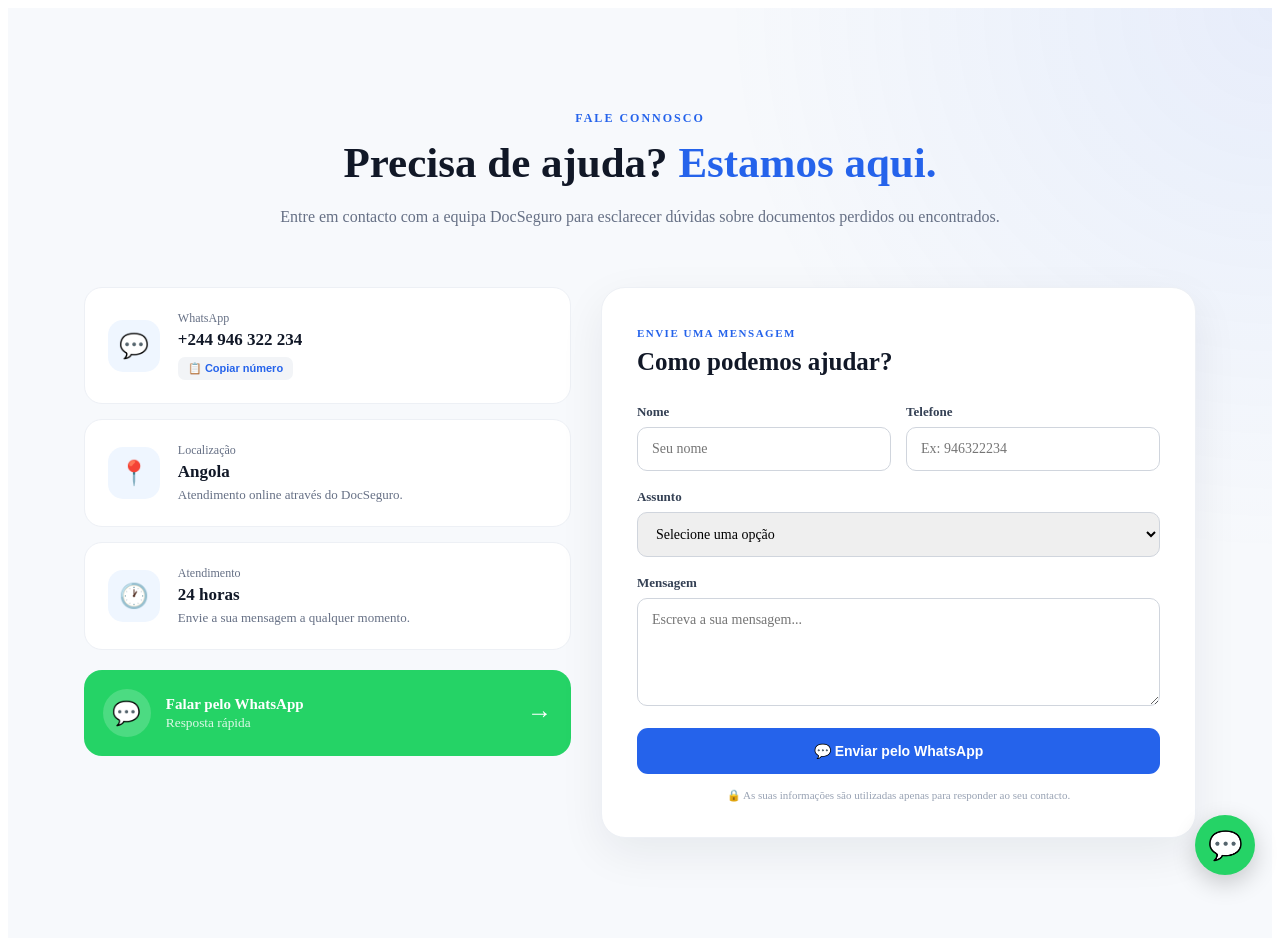
<file: recuperar.html>
<!DOCTYPE html>
<html lang="en">
<head>
    <meta charset="UTF-8">
    <meta name="viewport" content="width=device-width, initial-scale=1.0">
    <title>Document</title>
</head>
<body>
  <!-- =========================
     CONTACTO
========================= -->
<section id="contacto" class="contacto-section">

    <div class="contacto-container">

        <div class="contacto-header">
            <span class="contacto-tag">FALE CONNOSCO</span>

            <h2>
                Precisa de ajuda?
                <span>Estamos aqui.</span>
            </h2>

            <p>
                Entre em contacto com a equipa DocSeguro para esclarecer
                dúvidas sobre documentos perdidos ou encontrados.
            </p>
        </div>


        <div class="contacto-grid">

            <!-- INFORMAÇÕES -->
            <div class="contacto-info">

                <div class="contacto-card">
                    <div class="contacto-icon">💬</div>

                    <div>
                        <span>WhatsApp</span>
                        <h3>+244 946 322 234</h3>

                        <button
                            class="btn-copiar"
                            onclick="copiarNumero()"
                        >
                            📋 Copiar número
                        </button>
                    </div>
                </div>


                <div class="contacto-card">
                    <div class="contacto-icon">📍</div>

                    <div>
                        <span>Localização</span>
                        <h3>Angola</h3>
                        <p>Atendimento online através do DocSeguro.</p>
                    </div>
                </div>


                <div class="contacto-card">
                    <div class="contacto-icon">🕐</div>

                    <div>
                        <span>Atendimento</span>
                        <h3>24 horas</h3>
                        <p>Envie a sua mensagem a qualquer momento.</p>
                    </div>
                </div>


                <!-- WHATSAPP -->
                <a
                    href="https://wa.me/244946322234?text=Olá%20DocSeguro!%20Preciso%20de%20ajuda%20com%20um%20documento."
                    target="_blank"
                    rel="noopener noreferrer"
                    class="btn-contacto-whatsapp"
                >
                    <span>💬</span>

                    <div>
                        <strong>Falar pelo WhatsApp</strong>
                        <small>Resposta rápida</small>
                    </div>

                    <b>→</b>
                </a>

            </div>


            <!-- FORMULÁRIO -->
            <div class="contacto-form-box">

                <div class="form-title">
                    <span>ENVIE UMA MENSAGEM</span>

                    <h3>Como podemos ajudar?</h3>
                </div>

                <form id="formContacto">

                    <div class="form-row">

                        <div class="form-group">
                            <label>Nome</label>

                            <input
                                type="text"
                                id="nomeContacto"
                                placeholder="Seu nome"
                                required
                            >
                        </div>

                        <div class="form-group">
                            <label>Telefone</label>

                            <input
                                type="tel"
                                id="telefoneContacto"
                                placeholder="Ex: 946322234"
                                required
                            >
                        </div>

                    </div>


                    <div class="form-group">
                        <label>Assunto</label>

                        <select id="assuntoContacto" required>

                            <option value="">
                                Selecione uma opção
                            </option>

                            <option value="documento perdido">
                                Perdi um documento
                            </option>

                            <option value="documento encontrado">
                                Encontrei um documento
                            </option>

                            <option value="publicar documento">
                                Quero publicar um documento
                            </option>

                            <option value="outro">
                                Outro assunto
                            </option>

                        </select>
                    </div>


                    <div class="form-group">
                        <label>Mensagem</label>

                        <textarea
                            id="mensagemContacto"
                            rows="5"
                            placeholder="Escreva a sua mensagem..."
                            required
                        ></textarea>
                    </div>


                    <button
                        type="submit"
                        class="btn-enviar"
                    >
                        <span>💬</span>
                        Enviar pelo WhatsApp
                    </button>

                    <p class="seguranca-contacto">
                        🔒 As suas informações são utilizadas apenas
                        para responder ao seu contacto.
                    </p>

                </form>

            </div>

        </div>

    </div>

</section>


<!-- =========================
     BOTÃO WHATSAPP FLUTUANTE
========================= -->

<a
    href="https://wa.me/244946322234?text=Olá%20DocSeguro!%20Gostaria%20de%20obter%20informações."
    target="_blank"
    rel="noopener noreferrer"
    class="whatsapp-flutuante"
    aria-label="Contactar pelo WhatsApp"
>
    <span>💬</span>

    <div class="whatsapp-tooltip">
        Fale connosco
    </div>
</a>


<!-- NOTIFICAÇÃO -->
<div id="notificacaoContacto" class="notificacao-contacto">
    <span>✓</span>
    Número copiado!
</div>  
</body>
<style>
    /* =========================
   CONTACTO
========================= */

.contacto-section {
    padding: 100px 6%;
    background:
        radial-gradient(
            circle at top right,
            rgba(37, 99, 235, .08),
            transparent 35%
        ),
        #f7f9fc;
}

.contacto-container {
    max-width: 1200px;
    margin: auto;
}

.contacto-header {
    text-align: center;
    max-width: 750px;
    margin: 0 auto 55px;
}

.contacto-tag {
    color: #2563eb;
    font-size: 12px;
    font-weight: 800;
    letter-spacing: 2px;
}

.contacto-header h2 {
    margin: 12px 0 15px;
    font-size: 43px;
    line-height: 1.15;
    color: #111827;
}

.contacto-header h2 span {
    color: #2563eb;
}

.contacto-header p {
    color: #667085;
    line-height: 1.8;
}


/* =========================
   GRID
========================= */

.contacto-grid {
    display: grid;
    grid-template-columns: .9fr 1.1fr;
    gap: 30px;
    align-items: stretch;
}


/* =========================
   CARDS
========================= */

.contacto-info {
    display: flex;
    flex-direction: column;
    gap: 15px;
}

.contacto-card {
    display: flex;
    align-items: center;
    gap: 18px;
    padding: 23px;
    background: white;
    border: 1px solid #edf0f5;
    border-radius: 18px;
    transition: .3s;
}

.contacto-card:hover {
    transform: translateX(5px);
    box-shadow: 0 12px 30px rgba(16,24,40,.07);
}

.contacto-icon {
    width: 52px;
    height: 52px;
    flex-shrink: 0;

    display: flex;
    align-items: center;
    justify-content: center;

    border-radius: 15px;
    background: #eff6ff;
    font-size: 24px;
}

.contacto-card span {
    display: block;
    font-size: 12px;
    color: #667085;
    margin-bottom: 4px;
}

.contacto-card h3 {
    margin: 0;
    color: #111827;
    font-size: 17px;
}

.contacto-card p {
    margin: 5px 0 0;
    color: #667085;
    font-size: 13px;
}


/* =========================
   COPIAR
========================= */

.btn-copiar {
    margin-top: 7px;
    padding: 5px 10px;

    border: none;
    border-radius: 7px;

    background: #f2f4f7;
    color: #2563eb;

    font-size: 11px;
    font-weight: 700;

    cursor: pointer;
}


/* =========================
   WHATSAPP
========================= */

.btn-contacto-whatsapp {
    display: flex;
    align-items: center;
    gap: 15px;

    margin-top: 5px;
    padding: 19px;

    background: #25d366;
    color: white;

    text-decoration: none;
    border-radius: 18px;

    transition: .3s;
}

.btn-contacto-whatsapp:hover {
    transform: translateY(-4px);
    box-shadow: 0 15px 30px rgba(37,211,102,.25);
}

.btn-contacto-whatsapp > span {
    width: 48px;
    height: 48px;

    display: flex;
    align-items: center;
    justify-content: center;

    background: rgba(255,255,255,.18);
    border-radius: 50%;

    font-size: 23px;
}

.btn-contacto-whatsapp strong {
    display: block;
    font-size: 15px;
}

.btn-contacto-whatsapp small {
    opacity: .85;
}

.btn-contacto-whatsapp b {
    margin-left: auto;
    font-size: 25px;
}


/* =========================
   FORMULÁRIO
========================= */

.contacto-form-box {
    padding: 35px;
    background: white;
    border-radius: 24px;

    border: 1px solid #edf0f5;

    box-shadow: 0 15px 45px rgba(16,24,40,.07);
}

.form-title span {
    color: #2563eb;
    font-size: 11px;
    font-weight: 800;
    letter-spacing: 1.5px;
}

.form-title h3 {
    margin: 7px 0 28px;
    font-size: 25px;
    color: #111827;
}

.form-row {
    display: grid;
    grid-template-columns: 1fr 1fr;
    gap: 15px;
}

.form-group {
    margin-bottom: 18px;
}

.form-group label {
    display: block;
    margin-bottom: 7px;

    color: #344054;
    font-size: 13px;
    font-weight: 700;
}

.form-group input,
.form-group select,
.form-group textarea {
    width: 100%;
    box-sizing: border-box;

    border: 1px solid #d0d5dd;
    border-radius: 10px;

    padding: 13px 14px;

    outline: none;

    font-family: inherit;
    font-size: 14px;

    transition: .2s;
}

.form-group textarea {
    resize: vertical;
}

.form-group input:focus,
.form-group select:focus,
.form-group textarea:focus {
    border-color: #2563eb;

    box-shadow:
        0 0 0 3px rgba(37,99,235,.10);
}


/* =========================
   BOTÃO ENVIAR
========================= */

.btn-enviar {
    width: 100%;

    border: none;
    border-radius: 11px;

    padding: 15px;

    background: #2563eb;
    color: white;

    font-weight: 800;
    font-size: 14px;

    cursor: pointer;

    transition: .3s;
}

.btn-enviar:hover {
    background: #1d4ed8;
    transform: translateY(-2px);
}

.seguranca-contacto {
    text-align: center;
    margin: 15px 0 0;

    color: #98a2b3;
    font-size: 11px;
}


/* =========================
   WHATSAPP FLUTUANTE
========================= */

.whatsapp-flutuante {
    position: fixed;

    right: 25px;
    bottom: 25px;

    width: 60px;
    height: 60px;

    display: flex;
    align-items: center;
    justify-content: center;

    background: #25d366;
    color: white;

    border-radius: 50%;

    text-decoration: none;

    font-size: 28px;

    box-shadow:
        0 8px 25px rgba(0,0,0,.20);

    z-index: 999;

    animation: pulsarWhatsapp 2s infinite;
}

@keyframes pulsarWhatsapp {

    0% {
        box-shadow:
            0 0 0 0 rgba(37,211,102,.5);
    }

    70% {
        box-shadow:
            0 0 0 15px rgba(37,211,102,0);
    }

    100% {
        box-shadow:
            0 0 0 0 rgba(37,211,102,0);
    }

}

.whatsapp-tooltip {
    position: absolute;

    right: 72px;

    background: #111827;
    color: white;

    padding: 8px 13px;

    border-radius: 8px;

    font-size: 12px;
    white-space: nowrap;

    opacity: 0;
    pointer-events: none;

    transform: translateX(5px);
    transition: .3s;
}

.whatsapp-flutuante:hover .whatsapp-tooltip {
    opacity: 1;
    transform: translateX(0);
}


/* =========================
   NOTIFICAÇÃO
========================= */

.notificacao-contacto {
    position: fixed;

    bottom: 30px;
    left: 50%;

    transform: translate(-50%, 100px);

    background: #111827;
    color: white;

    padding: 13px 20px;

    border-radius: 10px;

    display: flex;
    gap: 10px;
    align-items: center;

    font-size: 13px;

    opacity: 0;

    transition: .35s;

    z-index: 10000;
}

.notificacao-contacto.mostrar {
    opacity: 1;
    transform: translate(-50%, 0);
}

.notificacao-contacto span {
    color: #25d366;
    font-weight: bold;
}


/* =========================
   RESPONSIVO
========================= */

@media(max-width: 850px) {

    .contacto-grid {
        grid-template-columns: 1fr;
    }

}

@media(max-width: 600px) {

    .contacto-section {
        padding: 70px 5%;
    }

    .contacto-header h2 {
        font-size: 32px;
    }

    .form-row {
        grid-template-columns: 1fr;
        gap: 0;
    }

    .contacto-form-box {
        padding: 25px;
    }

    .whatsapp-flutuante {
        width: 55px;
        height: 55px;
        right: 18px;
        bottom: 18px;
    }

}
</style>
</html>
</file>
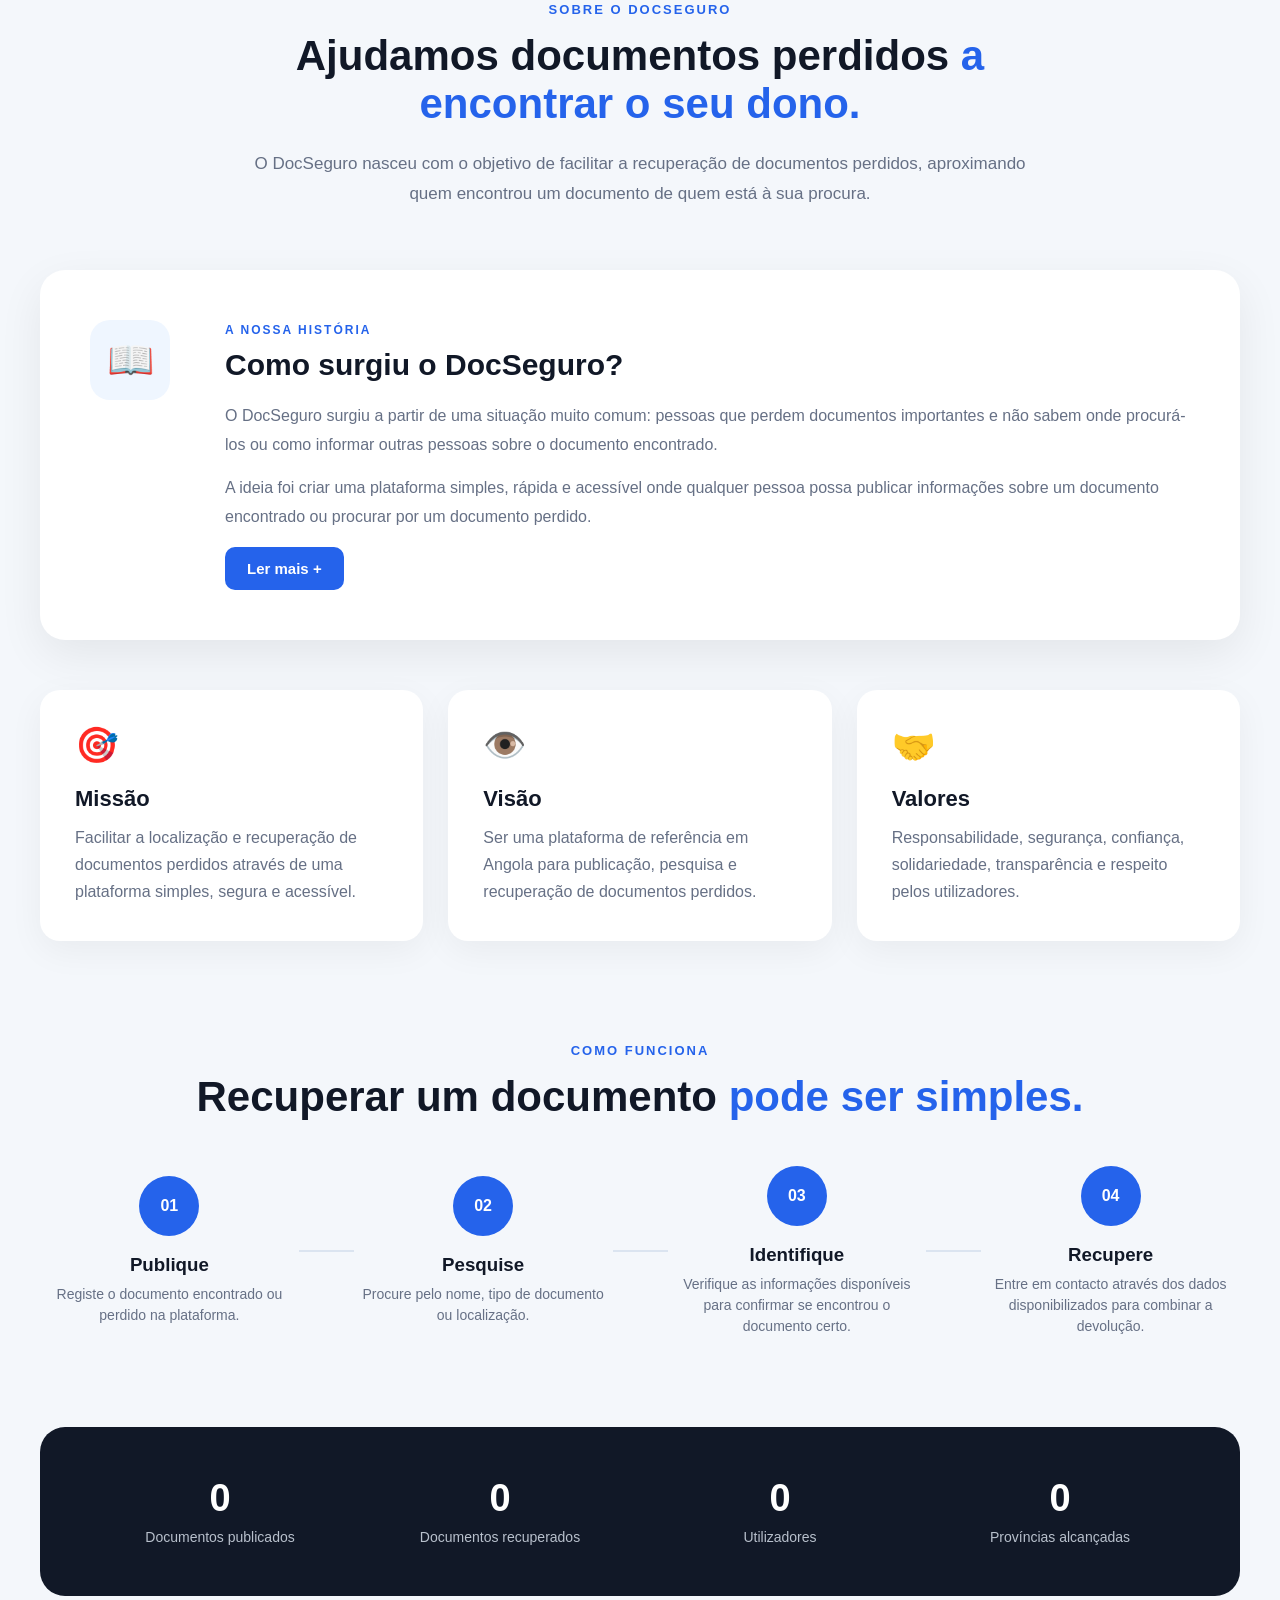
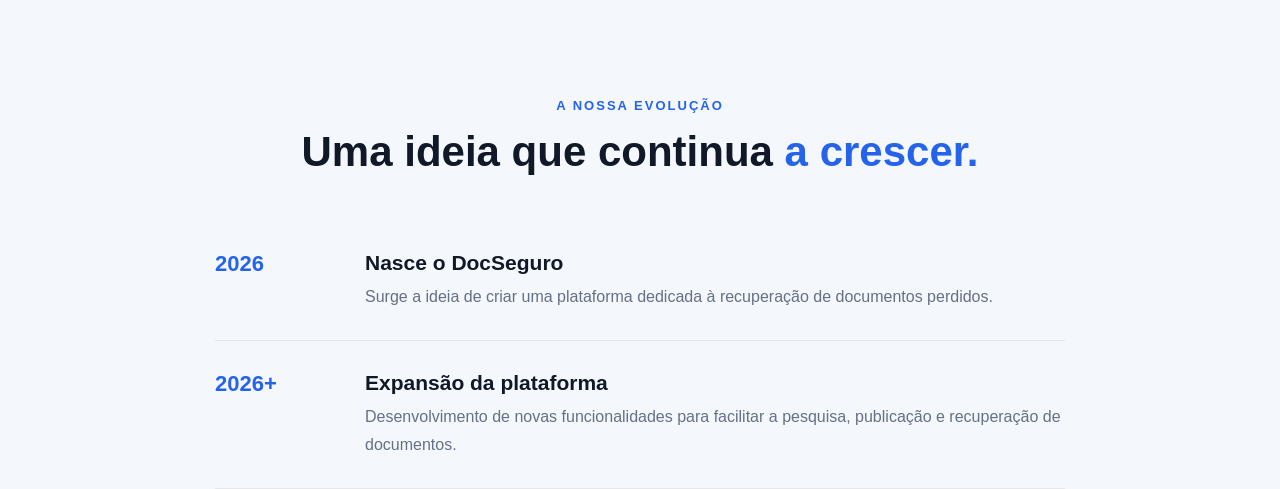
<file: sobre.html>
<!DOCTYPE html>
<html lang="en">
<head>
    <meta charset="UTF-8">
    <meta name="viewport" content="width=device-width, initial-scale=1.0">
    <title>Document</title>
    <link rel="stylesheet" href="index.css">
</head>
<body>
    <div class="sobre-container">

        <!-- Cabeçalho -->
        <div class="sobre-header">
            <span class="sobre-tag">SOBRE O DOCSEGURO</span>

            <h2>
                Ajudamos documentos perdidos
                <span>a encontrar o seu dono.</span>
            </h2>

            <p>
                O DocSeguro nasceu com o objetivo de facilitar a recuperação
                de documentos perdidos, aproximando quem encontrou um documento
                de quem está à sua procura.
            </p>
        </div>

        <!-- História -->
        <div class="historia-box">

            <div class="historia-icon">
                📖
            </div>

            <div class="historia-content">

                <span class="mini-title">A NOSSA HISTÓRIA</span>

                <h3>Como surgiu o DocSeguro?</h3>

                <p>
                    O DocSeguro surgiu a partir de uma situação muito comum:
                    pessoas que perdem documentos importantes e não sabem onde
                    procurá-los ou como informar outras pessoas sobre o documento
                    encontrado.
                </p>

                <p>
                    A ideia foi criar uma plataforma simples, rápida e acessível
                    onde qualquer pessoa possa publicar informações sobre um
                    documento encontrado ou procurar por um documento perdido.
                </p>

                <p id="texto-extra" class="texto-extra">
                    Com o crescimento da plataforma, o objetivo é tornar a
                    recuperação de documentos mais organizada e contribuir para
                    que documentos como Bilhete de Identidade, carta de condução,
                    cartões e outros documentos pessoais possam voltar aos seus
                    proprietários.
                </p>

                <button id="btnHistoria" class="btn-historia">
                    Ler mais <span>+</span>
                </button>

            </div>

        </div>

        <!-- Missão, Visão e Valores -->
        <div class="sobre-cards">

            <div class="sobre-card">
                <div class="card-icon">🎯</div>

                <h3>Missão</h3>

                <p>
                    Facilitar a localização e recuperação de documentos perdidos
                    através de uma plataforma simples, segura e acessível.
                </p>
            </div>

            <div class="sobre-card">
                <div class="card-icon">👁️</div>

                <h3>Visão</h3>

                <p>
                    Ser uma plataforma de referência em Angola para publicação,
                    pesquisa e recuperação de documentos perdidos.
                </p>
            </div>

            <div class="sobre-card">
                <div class="card-icon">🤝</div>

                <h3>Valores</h3>

                <p>
                    Responsabilidade, segurança, confiança, solidariedade,
                    transparência e respeito pelos utilizadores.
                </p>
            </div>

        </div>

        <!-- Como funciona -->
        <div class="como-funciona">

            <div class="section-title">
                <span class="sobre-tag">COMO FUNCIONA</span>

                <h2>
                    Recuperar um documento
                    <span>pode ser simples.</span>
                </h2>
            </div>

            <div class="passos">

                <div class="passo">
                    <div class="numero">01</div>

                    <div>
                        <h3>Publique</h3>
                        <p>
                            Registe o documento encontrado ou perdido
                            na plataforma.
                        </p>
                    </div>
                </div>

                <div class="linha"></div>

                <div class="passo">
                    <div class="numero">02</div>

                    <div>
                        <h3>Pesquise</h3>
                        <p>
                            Procure pelo nome, tipo de documento ou localização.
                        </p>
                    </div>
                </div>

                <div class="linha"></div>

                <div class="passo">
                    <div class="numero">03</div>

                    <div>
                        <h3>Identifique</h3>
                        <p>
                            Verifique as informações disponíveis para confirmar
                            se encontrou o documento certo.
                        </p>
                    </div>
                </div>

                <div class="linha"></div>

                <div class="passo">
                    <div class="numero">04</div>

                    <div>
                        <h3>Recupere</h3>
                        <p>
                            Entre em contacto através dos dados disponibilizados
                            para combinar a devolução.
                        </p>
                    </div>
                </div>

            </div>

        </div>

        <!-- Estatísticas -->
        <div class="estatisticas">

            <div class="estatistica">
                <strong data-target="1250">0</strong>
                <span>Documentos publicados</span>
            </div>

            <div class="estatistica">
                <strong data-target="780">0</strong>
                <span>Documentos recuperados</span>
            </div>

            <div class="estatistica">
                <strong data-target="950">0</strong>
                <span>Utilizadores</span>
            </div>

            <div class="estatistica">
                <strong data-target="18">0</strong>
                <span>Províncias alcançadas</span>
            </div>

        </div>

        <!-- Linha do tempo -->
        <div class="timeline">

            <div class="section-title">
                <span class="sobre-tag">A NOSSA EVOLUÇÃO</span>

                <h2>
                    Uma ideia que continua
                    <span>a crescer.</span>
                </h2>
            </div>

            <div class="timeline-item">
                <div class="timeline-year">2026</div>

                <div class="timeline-content">
                    <h3>Nasce o DocSeguro</h3>

                    <p>
                        Surge a ideia de criar uma plataforma dedicada à
                        recuperação de documentos perdidos.
                    </p>
                </div>
            </div>

            <div class="timeline-item">
                <div class="timeline-year">2026+</div>

                <div class="timeline-content">
                    <h3>Expansão da plataforma</h3>

                    <p>
                        Desenvolvimento de novas funcionalidades para facilitar
                        a pesquisa, publicação e recuperação de documentos.
                    </p>
                </div>
            </div>

        </div>

    </div>

</section>

<style>
    .sobre-section {
    padding: 100px 7%;
    background: #f7f9fc;
    overflow: hidden;
}

.sobre-container {
    max-width: 1200px;
    margin: auto;
}

.sobre-header {
    max-width: 800px;
    margin: 0 auto 60px;
    text-align: center;
}

.sobre-tag {
    display: inline-block;
    font-size: 13px;
    font-weight: 800;
    letter-spacing: 2px;
    color: #2563eb;
    margin-bottom: 15px;
}

.sobre-header h2,
.section-title h2 {
    font-size: 42px;
    line-height: 1.15;
    color: #111827;
    margin-bottom: 20px;
}

.sobre-header h2 span,
.section-title h2 span {
    color: #2563eb;
}

.sobre-header p {
    font-size: 17px;
    line-height: 1.8;
    color: #667085;
}


/* =========================
   HISTÓRIA
========================= */

.historia-box {
    display: grid;
    grid-template-columns: 100px 1fr;
    gap: 35px;
    padding: 50px;
    background: white;
    border-radius: 25px;
    box-shadow: 0 15px 45px rgba(0,0,0,.07);
    margin-bottom: 50px;
}

.historia-icon {
    width: 80px;
    height: 80px;
    border-radius: 20px;
    display: flex;
    align-items: center;
    justify-content: center;
    background: #eff6ff;
    font-size: 38px;
}

.mini-title {
    font-size: 12px;
    font-weight: 800;
    letter-spacing: 2px;
    color: #2563eb;
}

.historia-content h3 {
    font-size: 30px;
    color: #111827;
    margin: 10px 0 20px;
}

.historia-content p {
    color: #667085;
    line-height: 1.8;
    font-size: 16px;
    margin-bottom: 15px;
}

.texto-extra {
    display: none;
}

.texto-extra.mostrar {
    display: block;
}

.btn-historia {
    border: none;
    background: #2563eb;
    color: white;
    padding: 13px 22px;
    border-radius: 10px;
    cursor: pointer;
    font-size: 15px;
    font-weight: 700;
    transition: .3s;
}

.btn-historia:hover {
    background: #1d4ed8;
    transform: translateY(-2px);
}


/* =========================
   CARDS
========================= */

.sobre-cards {
    display: grid;
    grid-template-columns: repeat(3, 1fr);
    gap: 25px;
    margin-bottom: 100px;
}

.sobre-card {
    background: white;
    padding: 35px;
    border-radius: 20px;
    box-shadow: 0 10px 35px rgba(0,0,0,.05);
    transition: .3s;
}

.sobre-card:hover {
    transform: translateY(-8px);
    box-shadow: 0 20px 45px rgba(0,0,0,.10);
}

.card-icon {
    font-size: 35px;
    margin-bottom: 20px;
}

.sobre-card h3 {
    font-size: 22px;
    margin-bottom: 12px;
    color: #111827;
}

.sobre-card p {
    color: #667085;
    line-height: 1.7;
}


/* =========================
   COMO FUNCIONA
========================= */

.como-funciona {
    margin-bottom: 90px;
}

.section-title {
    text-align: center;
    margin-bottom: 45px;
}

.passos {
    display: grid;
    grid-template-columns: 1fr auto 1fr auto 1fr auto 1fr;
    align-items: center;
}

.passo {
    text-align: center;
}

.numero {
    width: 60px;
    height: 60px;
    margin: 0 auto 18px;
    border-radius: 50%;
    background: #2563eb;
    color: white;
    display: flex;
    align-items: center;
    justify-content: center;
    font-weight: 800;
}

.passo h3 {
    color: #111827;
    margin-bottom: 8px;
}

.passo p {
    color: #667085;
    line-height: 1.5;
    font-size: 14px;
}

.linha {
    width: 55px;
    height: 2px;
    background: #dbe4f0;
}


/* =========================
   ESTATÍSTICAS
========================= */

.estatisticas {
    display: grid;
    grid-template-columns: repeat(4, 1fr);
    gap: 20px;
    padding: 50px;
    border-radius: 25px;
    background: #111827;
    margin-bottom: 100px;
}

.estatistica {
    text-align: center;
}

.estatistica strong {
    display: block;
    color: white;
    font-size: 38px;
    margin-bottom: 8px;
}

.estatistica span {
    color: #b8c0cc;
    font-size: 14px;
}


/* =========================
   TIMELINE
========================= */

.timeline {
    max-width: 850px;
    margin: auto;
}

.timeline-item {
    position: relative;
    display: grid;
    grid-template-columns: 120px 1fr;
    gap: 30px;
    padding: 30px 0;
    border-bottom: 1px solid #e5e7eb;
}

.timeline-year {
    font-size: 22px;
    font-weight: 800;
    color: #2563eb;
}

.timeline-content h3 {
    font-size: 21px;
    color: #111827;
    margin-bottom: 8px;
}

.timeline-content p {
    color: #667085;
    line-height: 1.7;
}


/* =========================
   RESPONSIVO
========================= */

@media (max-width: 900px) {

    .sobre-section {
        padding: 70px 5%;
    }

    .sobre-header h2,
    .section-title h2 {
        font-size: 34px;
    }

    .sobre-cards {
        grid-template-columns: 1fr;
    }

    .passos {
        grid-template-columns: 1fr;
        gap: 25px;
    }

    .linha {
        display: none;
    }

    .estatisticas {
        grid-template-columns: repeat(2, 1fr);
    }
}

@media (max-width: 600px) {

    .historia-box {
        grid-template-columns: 1fr;
        padding: 30px;
    }

    .historia-icon {
        margin: auto;
    }

    .historia-content {
        text-align: center;
    }

    .estatisticas {
        grid-template-columns: 1fr;
        padding: 35px 20px;
    }

    .timeline-item {
        grid-template-columns: 1fr;
        gap: 10px;
    }
}
</style>

    
</body>
</html>
</file>
<file: index.css>
*{
    margin:0;
    padding:0;
    box-sizing:border-box;
    font-family:Arial, Helvetica, sans-serif;
}

body{
    background:#f4f7fb;
    overflow-x:hidden;
}

/* HEADER */

header{
    background:#002244;
    display:flex;
    justify-content:space-between;
    align-items:center;
    padding:18px 50px;
    position:sticky;
    top:0;
    z-index:1000;
}

.logo{
    color:white;
    font-size:30px;
    font-weight:bold;
}

nav a{
    color:white;
    text-decoration:none;
    margin-left:25px;
    font-size:18px;
    transition:0.3s;
}

nav a:hover{
    color:#00c3ff;
}

/* HERO */

.hero{
    height:90vh;

    background:
    linear-gradient(rgba(0,0,0,0.6),
    rgba(0,0,0,0.6)),

    url('https://images.unsplash.com/photo-1521791136064-7986c2920216?q=80&w=1200');

    background-size:cover;
    background-position:center;

    display:flex;
    justify-content:center;
    align-items:center;
    text-align:center;
    color:white;
    padding:20px;
}

.hero-content h1{
    font-size:60px;
    margin-bottom:20px;
}

.hero-content p{
    font-size:22px;
    margin-bottom:30px;
}

.hero-buttons{
    display:flex;
    justify-content:center;
    gap:20px;
    flex-wrap:wrap;
}

.hero-content button{
    padding:16px 35px;
    border:none;
    border-radius:10px;
    font-size:18px;
    cursor:pointer;
    transition:0.4s;
}

.btn1{
    background:#00b894;
    color:white;
}

.btn1:hover{
    background:#009970;
    transform:scale(1.05);
}

.btn2{
    background:#0984e3;
    color:white;
}

.btn2:hover{
    background:#0866ad;
    transform:scale(1.05);
}

/* SLIDER */

.slider{
    width:90%;
    max-width:900px;
    margin:60px auto;
    overflow:hidden;
    border-radius:20px;
    box-shadow:0 10px 30px rgba(0,0,0,0.3);
}

.slides{
    display:flex;
    width:300%;
    animation:slide 12s infinite;
}

.slides img{
    width:100%;
    height:450px;
    object-fit:cover;
}

@keyframes slide{

0%,30%{
    margin-left:0;
}

35%,65%{
    margin-left:-100%;
}

70%,100%{
    margin-left:-200%;
}

}

/* CARDS */

.cards{
    display:grid;
    grid-template-columns:repeat(auto-fit,minmax(250px,1fr));
    gap:25px;
    padding:60px;
}

.card{
    background:rgb(217, 9, 9);
    padding:30px;
    border-radius:20px;
    text-align:center;
    box-shadow:0 5px 15px rgba(0,0,0,0.1);
    transition:0.4s;
}

.card:hover{
    transform:translateY(-10px);
}

.card i{
    font-size:50px;
    color:#0984e3;
    margin-bottom:20px;
}

.card h2{
    margin-bottom:15px;
}

/* ESTATISTICAS */

.estatisticas{
    display:flex;
    justify-content:center;
    gap:30px;
    padding:60px;
    background:#002244;
    flex-wrap:wrap;
}

.box{
    background:#0b3566;
    padding:30px;
    border-radius:20px;
    text-align:center;
    width:250px;
    color:white;
    transition:0.4s;
}

.box:hover{
    transform:translateY(-10px);
}

/* FORMULARIO */

.form-container{
    background:white;
    width:90%;
    max-width:600px;
    margin:50px auto;
    padding:40px;
    border-radius:20px;
    box-shadow:0 10px 25px rgba(0,0,0,0.2);
}

.form-container h2{
    text-align:center;
    margin-bottom:30px;
    color:#002244;
}

.form-container input,
.form-container select{
    width:100%;
    padding:15px;
    margin-bottom:20px;
    border-radius:10px;
    border:1px solid #ccc;
}

.form-container button{
    width:100%;
    padding:15px;
    background:#00b894;
    color:white;
    border:none;
    border-radius:10px;
    font-size:18px;
    cursor:pointer;
}

.form-container button:hover{
    background:#009970;
}

/* RECUPERAR */

#paginaRecuperar{
    display:none;
    padding:50px;
    animation:fade 1s;
}

@keyframes fade{

from{
    opacity:0;
}

to{
    opacity:1;
}

}

.recuperar-box{
    background:white;
    padding:40px;
    border-radius:20px;
    box-shadow:0 10px 25px rgba(0,0,0,0.2);
}

.recuperar-grid{
    display:grid;
    grid-template-columns:repeat(auto-fit,minmax(250px,1fr));
    gap:25px;
    margin-top:30px;
}

.rec-card{
    background:#f4f7fb;
    border-radius:15px;
    overflow:hidden;
    transition:0.4s;
}

.rec-card:hover{
    transform:scale(1.03);
}

.rec-card img{
    width:100%;
    height:200px;
    object-fit:cover;
}

.rec-card h3{
    padding:15px;
}

/* FOOTER */

footer{
    background:#002244;
    color:white;
    text-align:center;
    padding:25px;
    margin-top:50px;
}

/* RESPONSIVO */

@media(max-width:768px){

header{
    flex-direction:column;
}

nav{
    margin-top:15px;
}

.hero-content h1{
    font-size:40px;
}

.cards{
    padding:20px;
}

}
script.js
.tipo.HTML{
    background-color: #009970;
}
.sobre{
    background: linear-gradient(135deg, #0a2a66, #1b4db1);
    color: white;
    padding: 80px 10%;
    text-align: center;
}
.sobre{
    background-color: #00b894;
}
</file>
